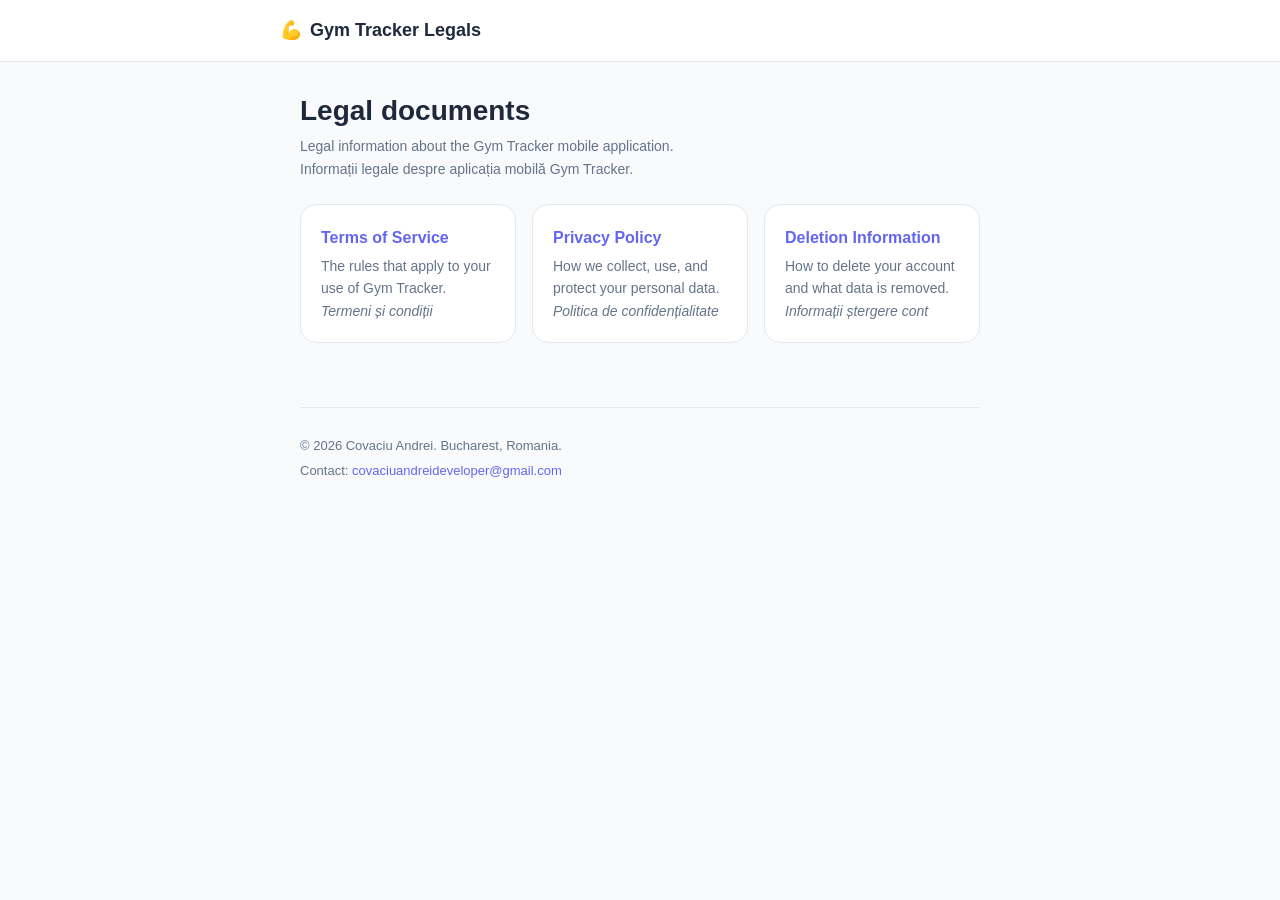
<file: legal/index.html>
<!doctype html>
<html lang="en">
  <head>
    <meta charset="UTF-8" />
    <meta name="viewport" content="width=device-width, initial-scale=1.0" />
    <meta name="color-scheme" content="light dark" />
    <meta name="robots" content="index, follow" />
    <meta
      name="description"
      content="Legal documents for the Gym Tracker mobile application: Terms of Service, Privacy Policy, and Deletion Information. Available in English and Romanian."
    />
    <title>Gym Tracker — Legal</title>
    <link rel="stylesheet" href="style.css" />
  </head>
  <body>
    <header class="site-header">
      <a href="index.html" class="brand">
        <span class="brand-accent">💪</span>
        <span>Gym Tracker Legals</span>
      </a>
    </header>

    <main>
      <h1>Legal documents</h1>
      <p class="meta">
        Legal information about the Gym Tracker mobile application.<br />
        Informații legale despre aplicația mobilă Gym Tracker.
      </p>

      <div class="card-grid card-grid--three">
        <a class="card" id="card-terms" href="terms?lang=en">
          <h3>Terms of Service</h3>
          <p>
            The rules that apply to your use of Gym Tracker.<br />
            <em>Termeni și condiții</em>
          </p>
        </a>
        <a class="card" id="card-privacy" href="privacy?lang=en">
          <h3>Privacy Policy</h3>
          <p>
            How we collect, use, and protect your personal data.<br />
            <em>Politica de confidențialitate</em>
          </p>
        </a>
        <a class="card" id="card-deletion" href="deletion?lang=en">
          <h3>Deletion Information</h3>
          <p>
            How to delete your account and what data is removed.<br />
            <em>Informații ștergere cont</em>
          </p>
        </a>
      </div>

      <footer>
        <p>© 2026 Covaciu Andrei. Bucharest, Romania.</p>
        <p>
          Contact:
          <a href="mailto:covaciuandreideveloper@gmail.com"
            >covaciuandreideveloper@gmail.com</a
          >
        </p>
      </footer>
    </main>
  </body>
</html>
</file>
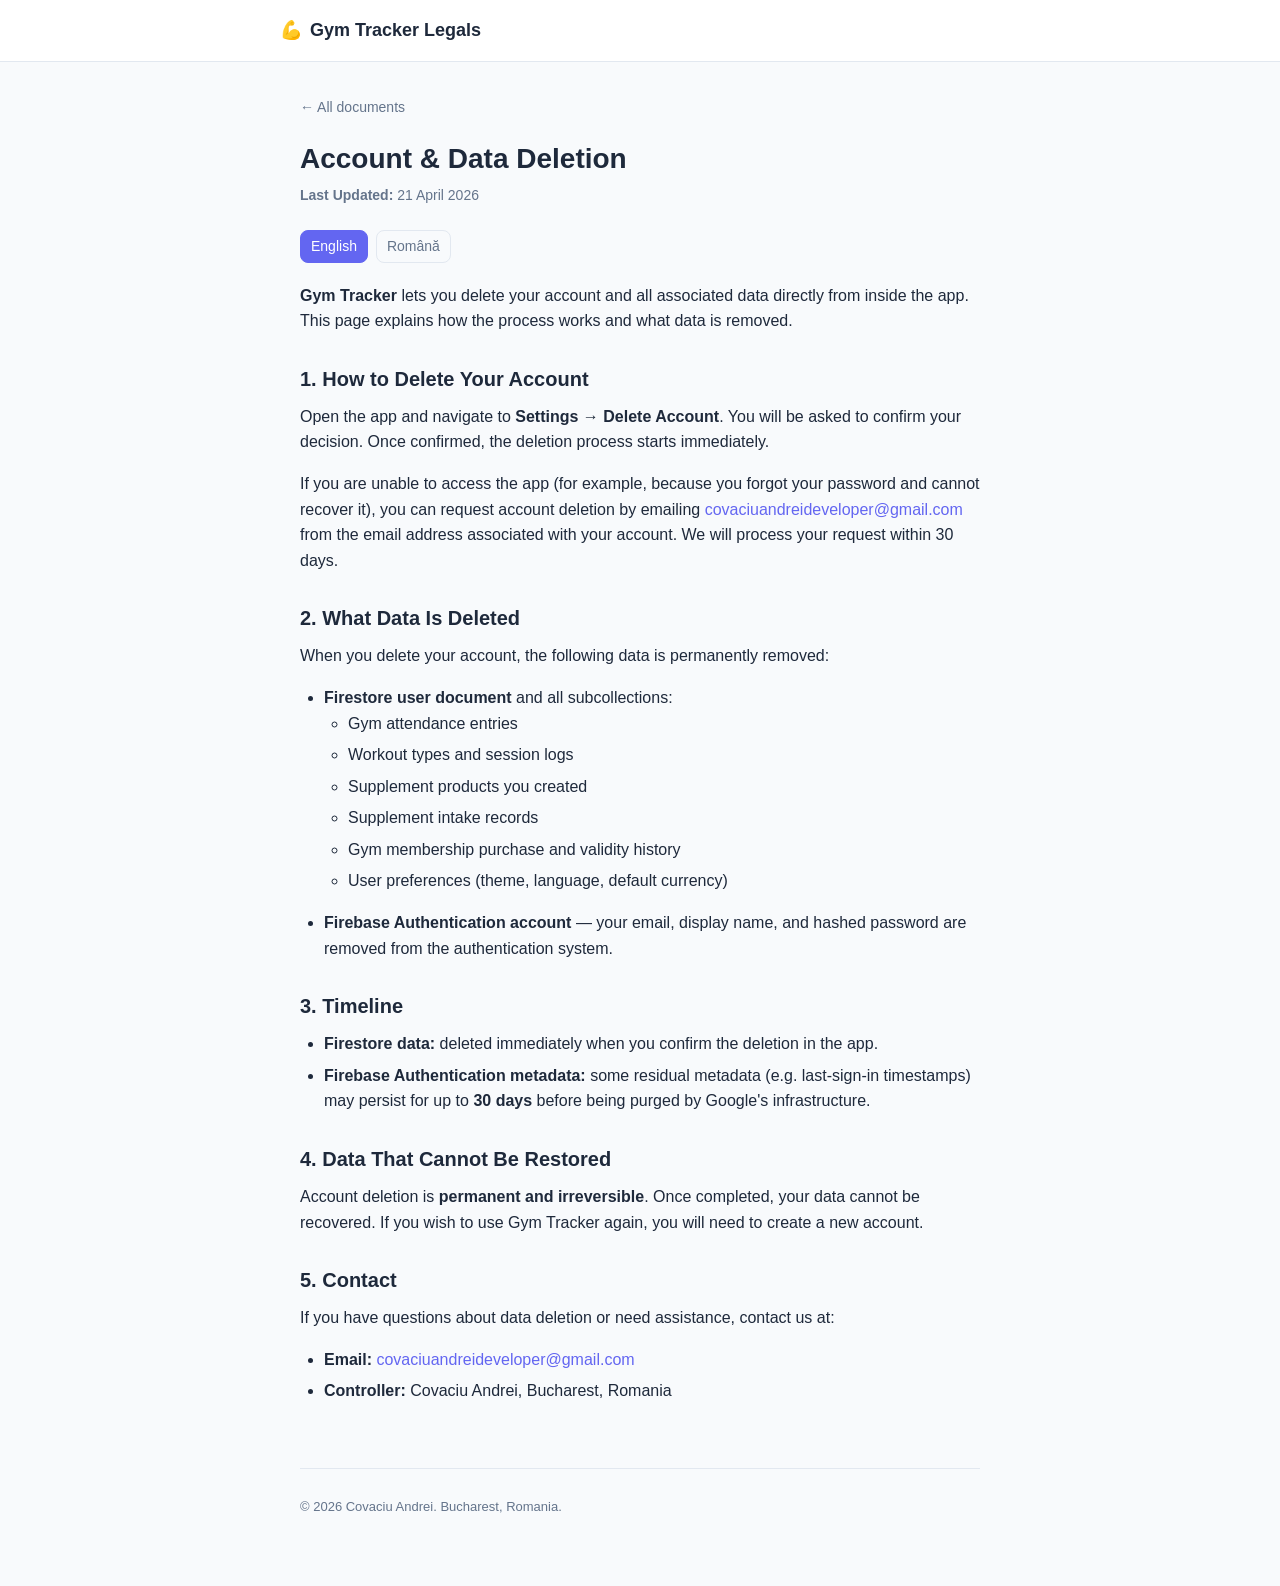
<file: legal/deletion.html>
<!doctype html>
<html lang="en">
  <head>
    <meta charset="UTF-8" />
    <meta name="viewport" content="width=device-width, initial-scale=1.0" />
    <meta name="color-scheme" content="light dark" />
    <meta name="robots" content="index, follow" />
    <meta
      name="description"
      content="Account and data deletion information for the Gym Tracker mobile application. Available in English and Romanian."
    />
    <title>Deletion Information — Gym Tracker</title>
    <link rel="stylesheet" href="style.css" />
  </head>
  <body>
    <header class="site-header">
      <a href="index.html" class="brand">
        <span class="brand-accent">💪</span>
        <span>Gym Tracker Legals</span>
      </a>
    </header>

    <main>
      <a class="back-link" href="index.html" data-lang="en">← All documents</a>
      <a class="back-link" href="index.html" data-lang="ro"
        >← Toate documentele</a
      >

      <!-- ═══════════════════════════════════════════════ ENGLISH ═══ -->
      <div data-lang="en">
        <h1>Account &amp; Data Deletion</h1>

        <div class="meta">
          <p><strong>Last Updated:</strong> 21 April 2026</p>
        </div>

        <div class="language-switch">
          <a class="active" href="deletion?lang=en">English</a>
          <a href="deletion?lang=ro">Română</a>
        </div>

        <p>
          <strong>Gym Tracker</strong> lets you delete your account and all
          associated data directly from inside the app. This page explains how
          the process works and what data is removed.
        </p>

        <h2>1. How to Delete Your Account</h2>
        <p>
          Open the app and navigate to
          <strong>Settings → Delete Account</strong>. You will be asked to
          confirm your decision. Once confirmed, the deletion process starts
          immediately.
        </p>
        <p>
          If you are unable to access the app (for example, because you forgot
          your password and cannot recover it), you can request account deletion
          by emailing
          <a href="mailto:covaciuandreideveloper@gmail.com"
            >covaciuandreideveloper@gmail.com</a
          >
          from the email address associated with your account. We will process
          your request within 30 days.
        </p>

        <h2>2. What Data Is Deleted</h2>
        <p>
          When you delete your account, the following data is permanently
          removed:
        </p>
        <ul>
          <li>
            <strong>Firestore user document</strong> and all subcollections:
            <ul>
              <li>Gym attendance entries</li>
              <li>Workout types and session logs</li>
              <li>Supplement products you created</li>
              <li>Supplement intake records</li>
              <li>Gym membership purchase and validity history</li>
              <li>User preferences (theme, language, default currency)</li>
            </ul>
          </li>
          <li>
            <strong>Firebase Authentication account</strong> — your email,
            display name, and hashed password are removed from the
            authentication system.
          </li>
        </ul>

        <h2>3. Timeline</h2>
        <ul>
          <li>
            <strong>Firestore data:</strong> deleted immediately when you
            confirm the deletion in the app.
          </li>
          <li>
            <strong>Firebase Authentication metadata:</strong> some residual
            metadata (e.g. last-sign-in timestamps) may persist for up to
            <strong>30 days</strong> before being purged by Google's
            infrastructure.
          </li>
        </ul>

        <h2>4. Data That Cannot Be Restored</h2>
        <p>
          Account deletion is <strong>permanent and irreversible</strong>. Once
          completed, your data cannot be recovered. If you wish to use Gym
          Tracker again, you will need to create a new account.
        </p>

        <h2>5. Contact</h2>
        <p>
          If you have questions about data deletion or need assistance, contact
          us at:
        </p>
        <ul>
          <li>
            <strong>Email:</strong>
            <a href="mailto:covaciuandreideveloper@gmail.com"
              >covaciuandreideveloper@gmail.com</a
            >
          </li>
          <li>
            <strong>Controller:</strong> Covaciu Andrei, Bucharest, Romania
          </li>
        </ul>
      </div>

      <!-- ═══════════════════════════════════════════════ ROMÂNĂ ═══ -->
      <div data-lang="ro">
        <h1>Ștergerea contului și a datelor</h1>

        <div class="meta">
          <p><strong>Ultima actualizare:</strong> 21 aprilie 2026</p>
        </div>

        <div class="language-switch">
          <a href="deletion?lang=en">English</a>
          <a class="active" href="deletion?lang=ro">Română</a>
        </div>

        <p>
          <strong>Gym Tracker</strong> îți permite să îți ștergi contul și toate
          datele asociate direct din aplicație. Această pagină explică modul în
          care funcționează procesul și ce date sunt eliminate.
        </p>

        <h2>1. Cum îți ștergi contul</h2>
        <p>
          Deschide aplicația și navighează la
          <strong>Setări → Ștergere cont</strong>. Vei fi rugat să confirmi
          decizia. Odată confirmat, procesul de ștergere începe imediat.
        </p>
        <p>
          Dacă nu poți accesa aplicația (de exemplu, pentru că ți-ai uitat
          parola și nu o poți recupera), poți solicita ștergerea contului
          trimițând un email la
          <a href="mailto:covaciuandreideveloper@gmail.com"
            >covaciuandreideveloper@gmail.com</a
          >
          de pe adresa de email asociată contului tău. Vom procesa cererea ta în
          termen de 30 de zile.
        </p>

        <h2>2. Ce date sunt șterse</h2>
        <p>La ștergerea contului, următoarele date sunt eliminate permanent:</p>
        <ul>
          <li>
            <strong>Documentul utilizatorului din Firestore</strong> și toate
            subcolecțiile:
            <ul>
              <li>Înregistrările de prezență la sală</li>
              <li>Tipurile de antrenament și sesiunile înregistrate</li>
              <li>Produsele de suplimente create de tine</li>
              <li>Înregistrările de aport de suplimente</li>
              <li>Istoricul plăților și valabilității abonamentelor la sală</li>
              <li>
                Preferințele utilizatorului (temă, limbă, monedă implicită)
              </li>
            </ul>
          </li>
          <li>
            <strong>Contul Firebase Authentication</strong> — adresa de email,
            numele afișat și parola (hash) sunt eliminate din sistemul de
            autentificare.
          </li>
        </ul>

        <h2>3. Interval de timp</h2>
        <ul>
          <li>
            <strong>Datele din Firestore:</strong> sunt șterse imediat când
            confirmi ștergerea în aplicație.
          </li>
          <li>
            <strong>Metadatele Firebase Authentication:</strong> unele metadate
            reziduale (de ex. timestamp-ul ultimei autentificări) pot persista
            până la <strong>30 de zile</strong> înainte de a fi șterse de
            infrastructura Google.
          </li>
        </ul>

        <h2>4. Datele nu pot fi restaurate</h2>
        <p>
          Ștergerea contului este <strong>permanentă și ireversibilă</strong>.
          Odată finalizată, datele nu mai pot fi recuperate. Dacă dorești să
          folosești din nou Gym Tracker, va trebui să creezi un cont nou.
        </p>

        <h2>5. Contact</h2>
        <p>
          Dacă ai întrebări despre ștergerea datelor sau ai nevoie de asistență,
          contactează-ne la:
        </p>
        <ul>
          <li>
            <strong>Email:</strong>
            <a href="mailto:covaciuandreideveloper@gmail.com"
              >covaciuandreideveloper@gmail.com</a
            >
          </li>
          <li><strong>Operator:</strong> Covaciu Andrei, București, România</li>
        </ul>
      </div>

      <footer>
        <p data-lang="en">© 2026 Covaciu Andrei. Bucharest, Romania.</p>
        <p data-lang="ro">© 2026 Covaciu Andrei. București, România.</p>
      </footer>
    </main>

    <script>
      (function () {
        var lang =
          new URLSearchParams(window.location.search).get("lang") || "en";
        if (lang !== "en" && lang !== "ro") lang = "en";
        document.documentElement.lang = lang;
        var blocks = document.querySelectorAll("[data-lang]");
        for (var i = 0; i < blocks.length; i++) {
          blocks[i].classList.toggle(
            "lang-hidden",
            blocks[i].getAttribute("data-lang") !== lang,
          );
        }
      })();
    </script>
  </body>
</html>
</file>
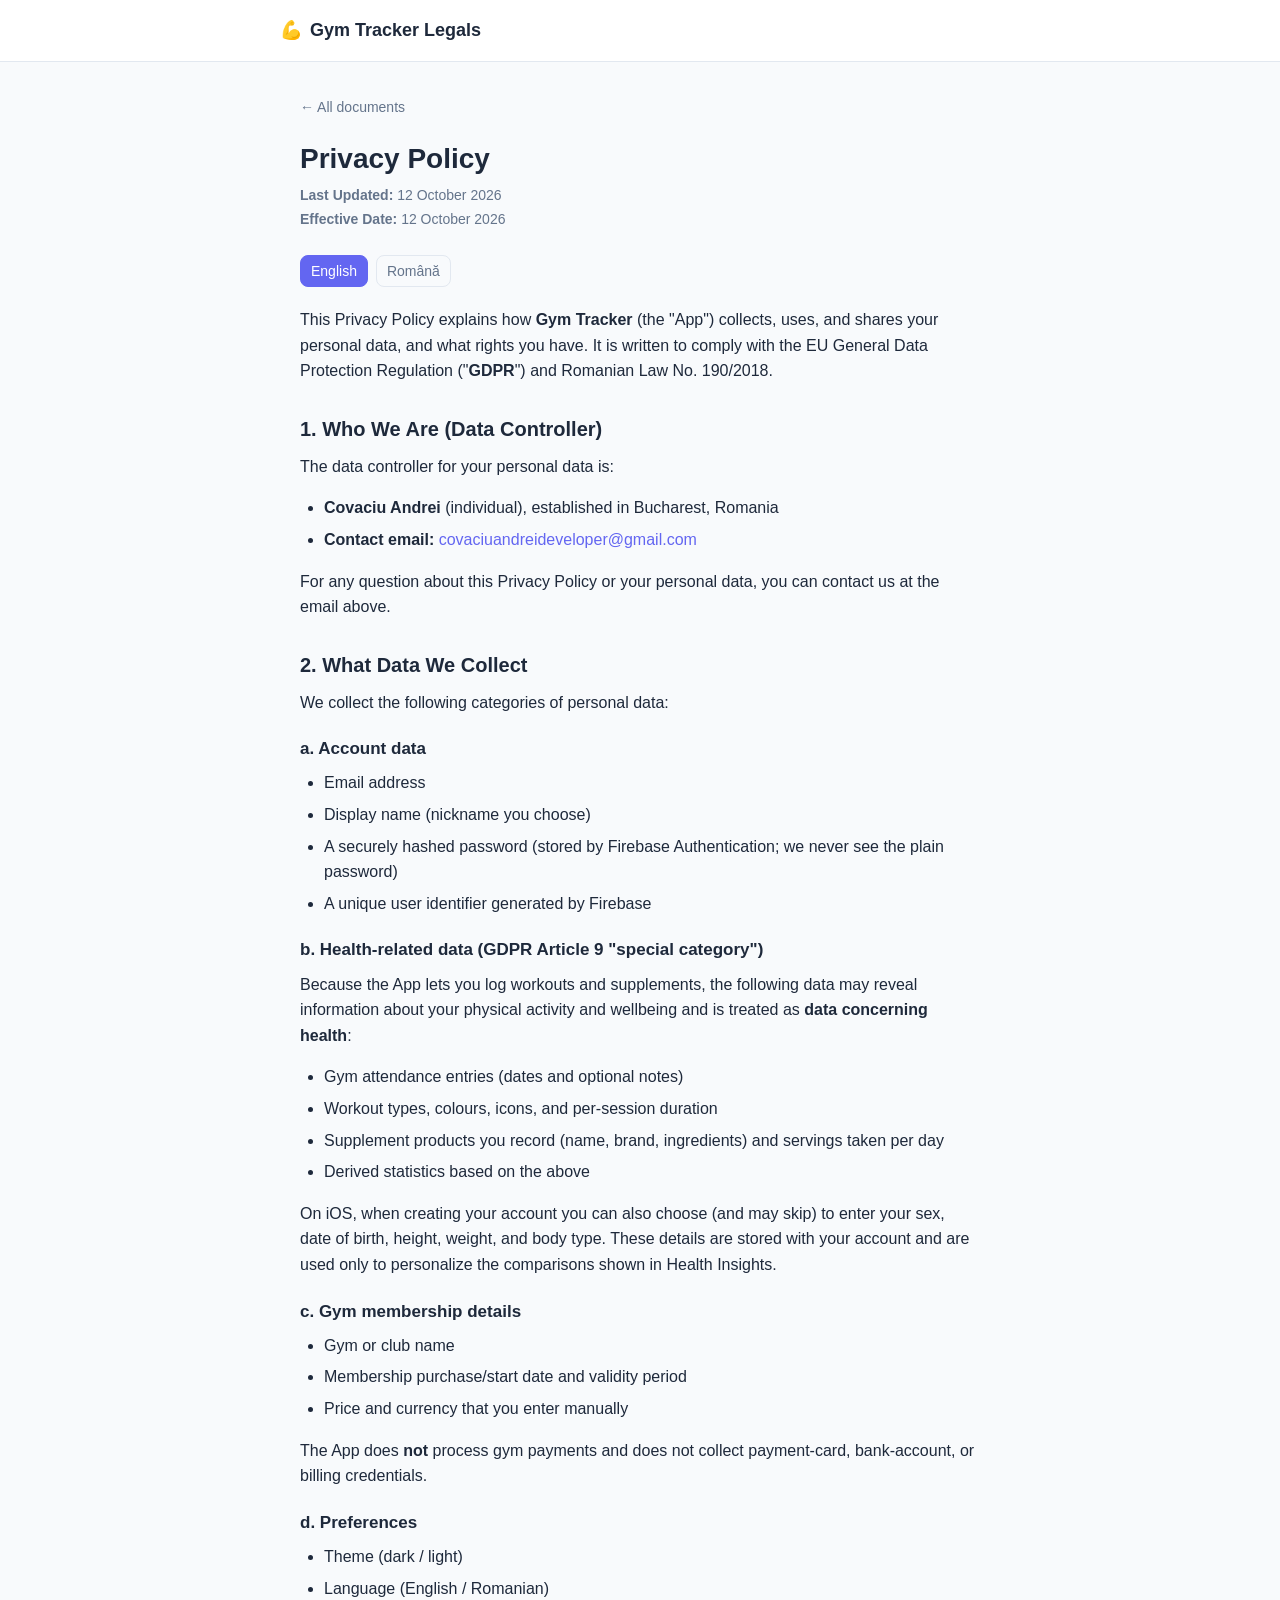
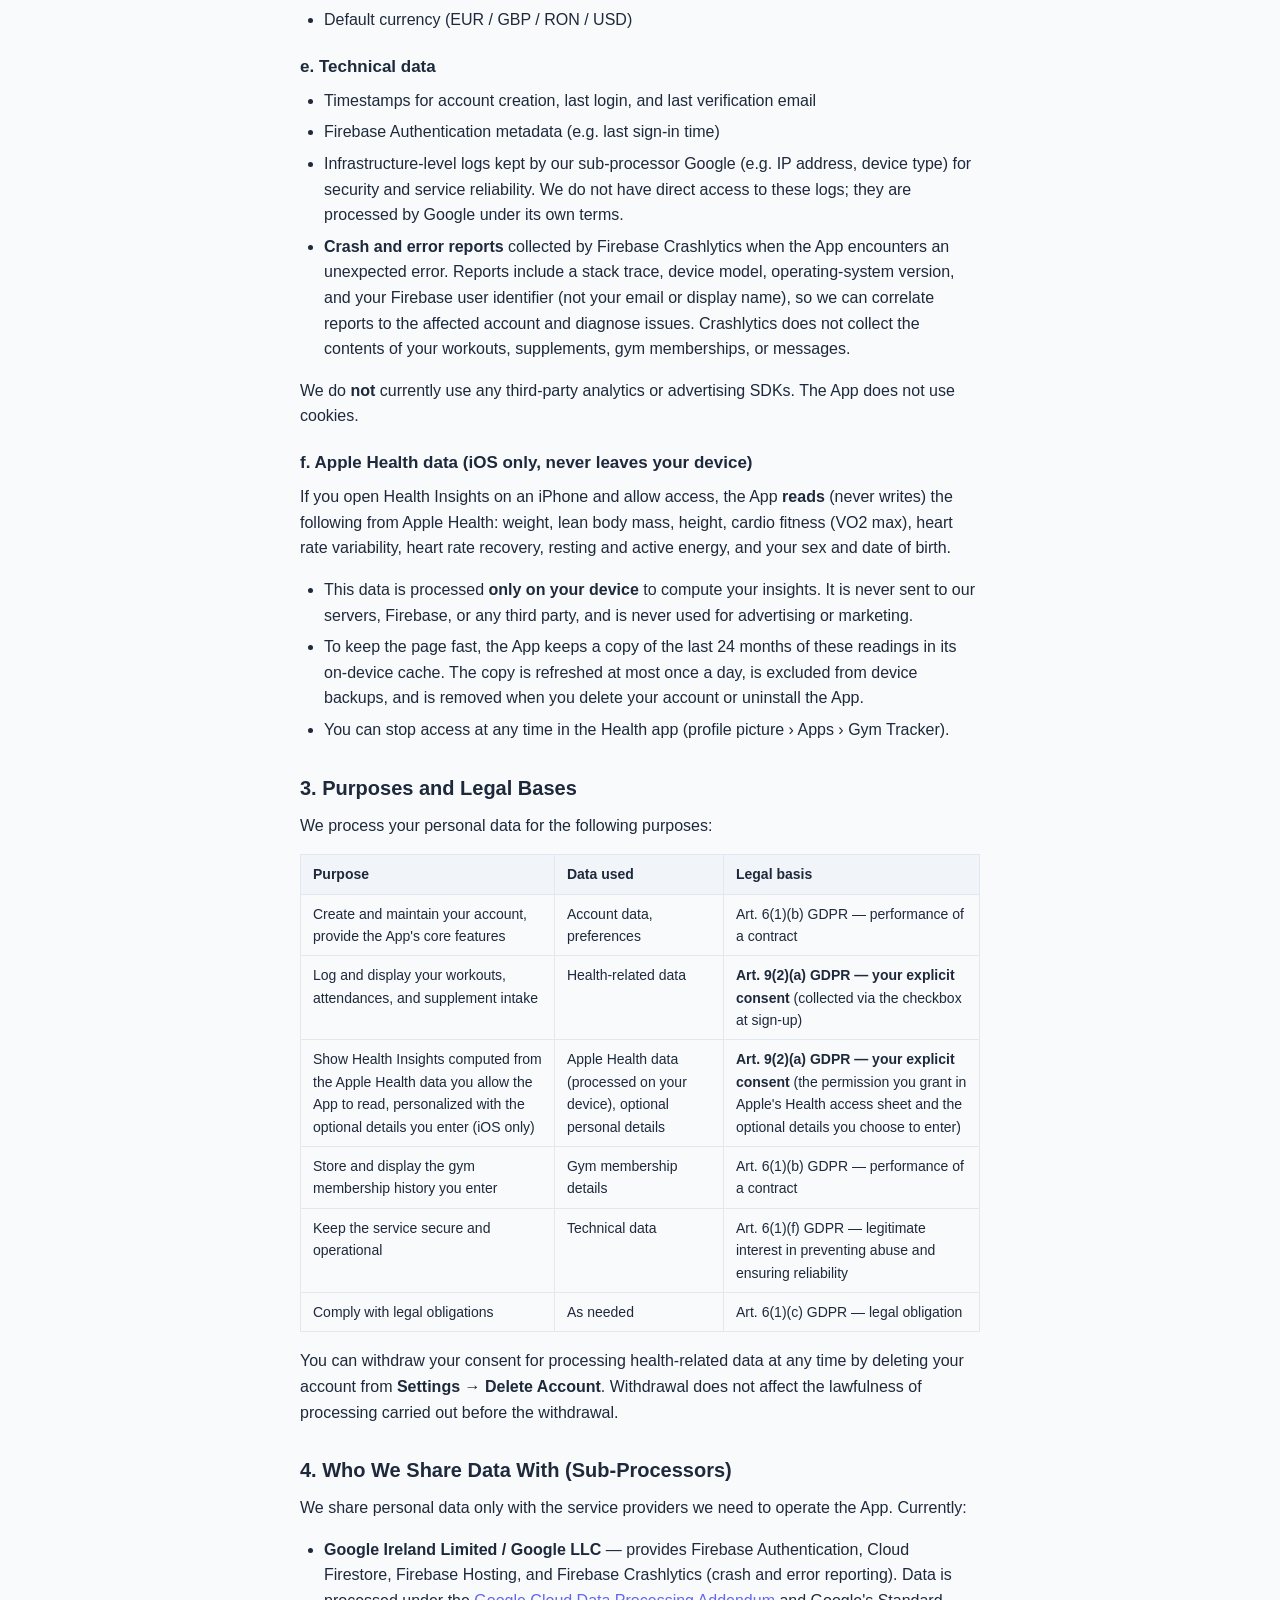
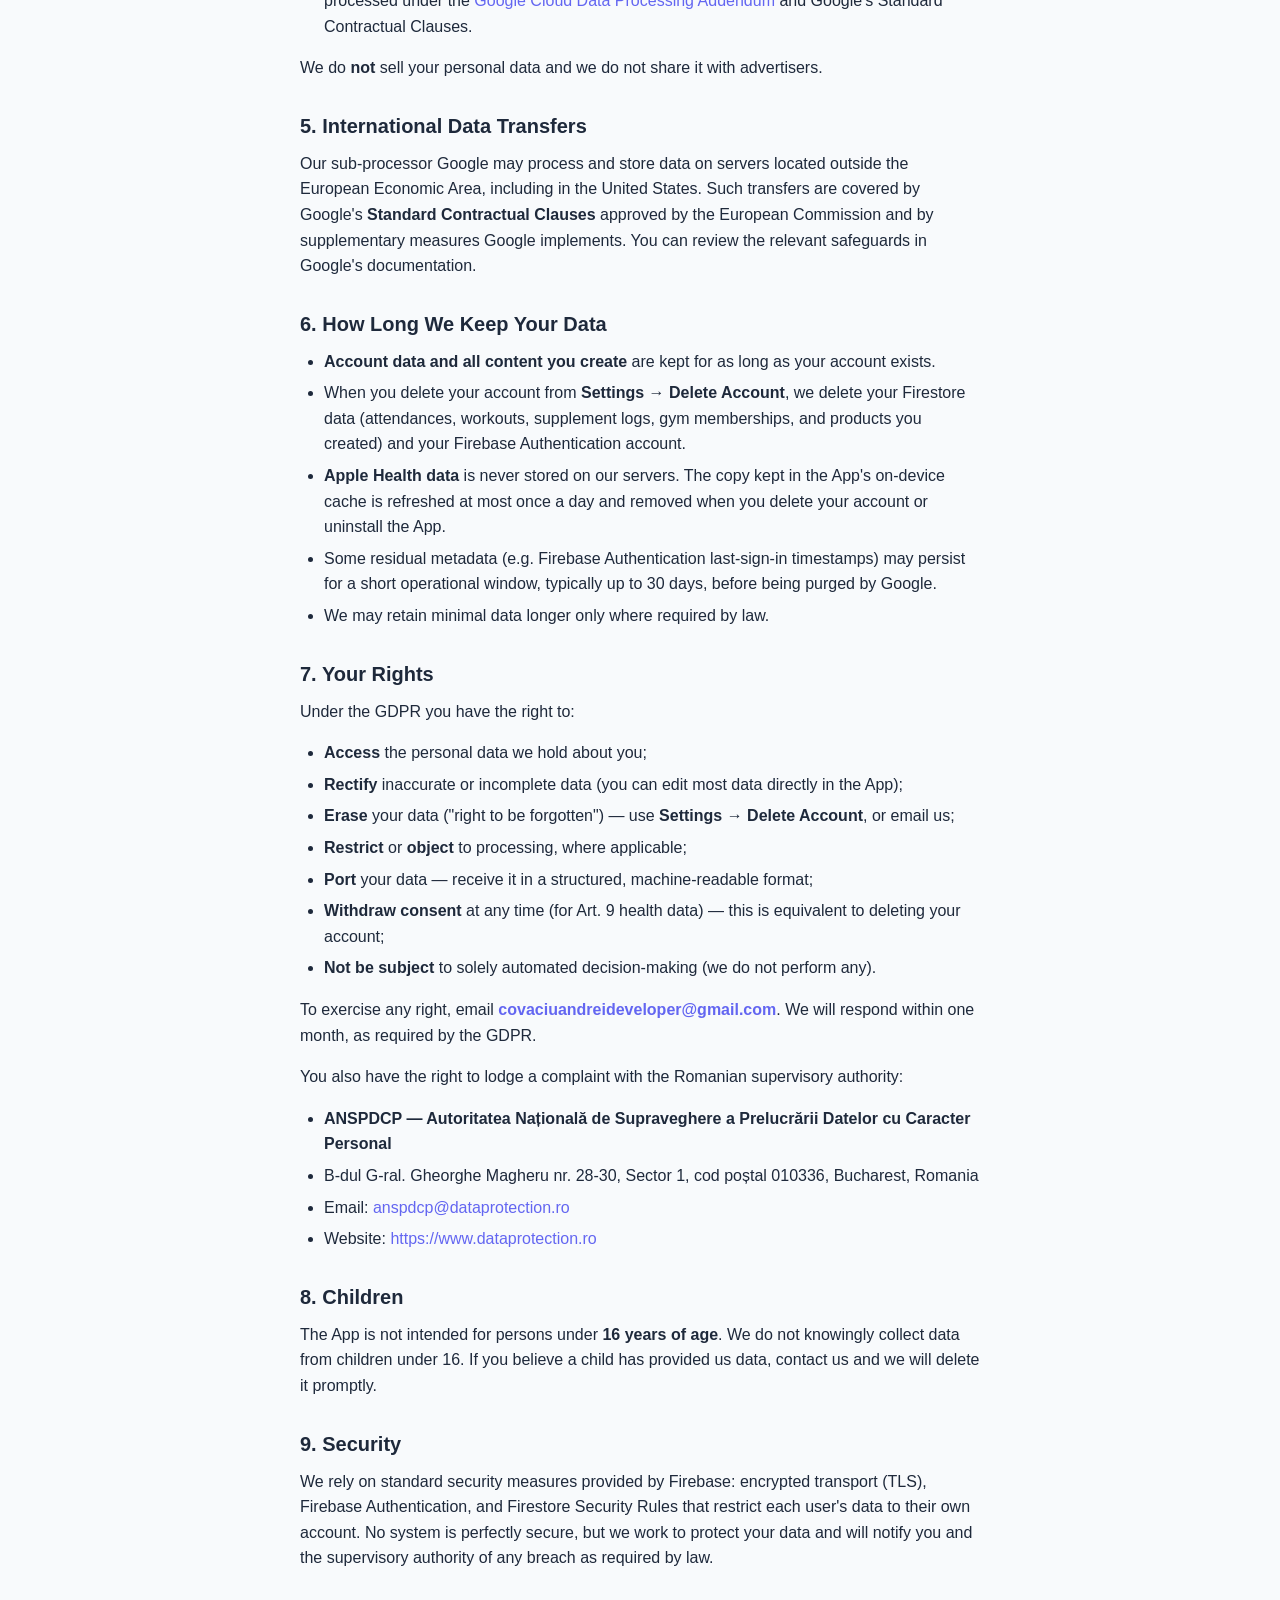
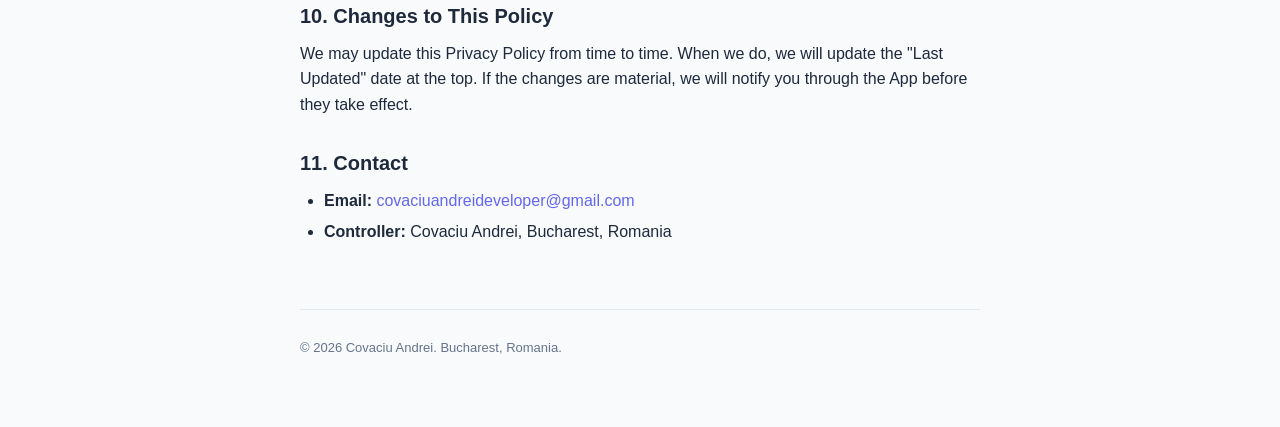
<file: legal/privacy.html>
<!doctype html>
<html lang="en">
  <head>
    <meta charset="UTF-8" />
    <meta name="viewport" content="width=device-width, initial-scale=1.0" />
    <meta name="color-scheme" content="light dark" />
    <meta name="robots" content="index, follow" />
    <meta
      name="description"
      content="Privacy Policy for the Gym Tracker mobile application. Available in English and Romanian."
    />
    <title>Privacy Policy — Gym Tracker</title>
    <link rel="stylesheet" href="style.css" />
  </head>
  <body>
    <header class="site-header">
      <a href="index.html" class="brand">
        <span class="brand-accent">💪</span>
        <span>Gym Tracker Legals</span>
      </a>
    </header>

    <main>
      <a class="back-link" href="index.html" data-lang="en">← All documents</a>
      <a class="back-link" href="index.html" data-lang="ro"
        >← Toate documentele</a
      >

      <!-- ═══════════════════════════════════════════════ ENGLISH ═══ -->
      <div data-lang="en">
        <h1>Privacy Policy</h1>

        <div class="meta">
          <p><strong>Last Updated:</strong> 12 October 2026</p>
          <p><strong>Effective Date:</strong> 12 October 2026</p>
        </div>

        <div class="language-switch">
          <a class="active" href="privacy?lang=en">English</a>
          <a href="privacy?lang=ro">Română</a>
        </div>

        <p>
          This Privacy Policy explains how <strong>Gym Tracker</strong> (the
          "App") collects, uses, and shares your personal data, and what rights
          you have. It is written to comply with the EU General Data Protection
          Regulation ("<strong>GDPR</strong>") and Romanian Law No. 190/2018.
        </p>

        <h2>1. Who We Are (Data Controller)</h2>
        <p>The data controller for your personal data is:</p>
        <ul>
          <li>
            <strong>Covaciu Andrei</strong> (individual), established in
            Bucharest, Romania
          </li>
          <li>
            <strong>Contact email:</strong>
            <a href="mailto:covaciuandreideveloper@gmail.com"
              >covaciuandreideveloper@gmail.com</a
            >
          </li>
        </ul>
        <p>
          For any question about this Privacy Policy or your personal data, you
          can contact us at the email above.
        </p>

        <h2>2. What Data We Collect</h2>
        <p>We collect the following categories of personal data:</p>

        <h3>a. Account data</h3>
        <ul>
          <li>Email address</li>
          <li>Display name (nickname you choose)</li>
          <li>
            A securely hashed password (stored by Firebase Authentication; we
            never see the plain password)
          </li>
          <li>A unique user identifier generated by Firebase</li>
        </ul>

        <h3>b. Health-related data (GDPR Article 9 "special category")</h3>
        <p>
          Because the App lets you log workouts and supplements, the following
          data may reveal information about your physical activity and wellbeing
          and is treated as <strong>data concerning health</strong>:
        </p>
        <ul>
          <li>Gym attendance entries (dates and optional notes)</li>
          <li>Workout types, colours, icons, and per-session duration</li>
          <li>
            Supplement products you record (name, brand, ingredients) and
            servings taken per day
          </li>
          <li>Derived statistics based on the above</li>
        </ul>
        <p>
          On iOS, when creating your account you can also choose (and may skip)
          to enter your sex, date of birth, height, weight, and body type. These
          details are stored with your account and are used only to personalize
          the comparisons shown in Health Insights.
        </p>

        <h3>c. Gym membership details</h3>
        <ul>
          <li>Gym or club name</li>
          <li>Membership purchase/start date and validity period</li>
          <li>Price and currency that you enter manually</li>
        </ul>
        <p>
          The App does <strong>not</strong> process gym payments and does not
          collect payment-card, bank-account, or billing credentials.
        </p>

        <h3>d. Preferences</h3>
        <ul>
          <li>Theme (dark / light)</li>
          <li>Language (English / Romanian)</li>
          <li>Default currency (EUR / GBP / RON / USD)</li>
        </ul>

        <h3>e. Technical data</h3>
        <ul>
          <li>
            Timestamps for account creation, last login, and last verification
            email
          </li>
          <li>Firebase Authentication metadata (e.g. last sign-in time)</li>
          <li>
            Infrastructure-level logs kept by our sub-processor Google (e.g. IP
            address, device type) for security and service reliability. We do
            not have direct access to these logs; they are processed by Google
            under its own terms.
          </li>
          <li>
            <strong>Crash and error reports</strong> collected by Firebase
            Crashlytics when the App encounters an unexpected error. Reports
            include a stack trace, device model, operating-system version, and
            your Firebase user identifier (not your email or display name), so
            we can correlate reports to the affected account and diagnose
            issues. Crashlytics does not collect the contents of your workouts,
            supplements, gym memberships, or messages.
          </li>
        </ul>
        <p>
          We do <strong>not</strong> currently use any third-party analytics or
          advertising SDKs. The App does not use cookies.
        </p>

        <h3>f. Apple Health data (iOS only, never leaves your device)</h3>
        <p>
          If you open Health Insights on an iPhone and allow access, the App
          <strong>reads</strong> (never writes) the following from Apple Health:
          weight, lean body mass, height, cardio fitness (VO2 max), heart rate
          variability, heart rate recovery, resting and active energy, and your
          sex and date of birth.
        </p>
        <ul>
          <li>
            This data is processed <strong>only on your device</strong> to
            compute your insights. It is never sent to our servers, Firebase, or
            any third party, and is never used for advertising or marketing.
          </li>
          <li>
            To keep the page fast, the App keeps a copy of the last 24 months of
            these readings in its on-device cache. The copy is refreshed at most
            once a day, is excluded from device backups, and is removed when you
            delete your account or uninstall the App.
          </li>
          <li>
            You can stop access at any time in the Health app (profile picture
            › Apps › Gym Tracker).
          </li>
        </ul>

        <h2>3. Purposes and Legal Bases</h2>
        <p>We process your personal data for the following purposes:</p>
        <table>
          <thead>
            <tr>
              <th>Purpose</th>
              <th>Data used</th>
              <th>Legal basis</th>
            </tr>
          </thead>
          <tbody>
            <tr>
              <td>
                Create and maintain your account, provide the App's core
                features
              </td>
              <td>Account data, preferences</td>
              <td>Art. 6(1)(b) GDPR — performance of a contract</td>
            </tr>
            <tr>
              <td>
                Log and display your workouts, attendances, and supplement
                intake
              </td>
              <td>Health-related data</td>
              <td>
                <strong>Art. 9(2)(a) GDPR — your explicit consent</strong>
                (collected via the checkbox at sign-up)
              </td>
            </tr>
            <tr>
              <td>
                Show Health Insights computed from the Apple Health data you
                allow the App to read, personalized with the optional details you
                enter (iOS only)
              </td>
              <td>
                Apple Health data (processed on your device), optional personal
                details
              </td>
              <td>
                <strong>Art. 9(2)(a) GDPR — your explicit consent</strong>
                (the permission you grant in Apple's Health access sheet and the
                optional details you choose to enter)
              </td>
            </tr>
            <tr>
              <td>Store and display the gym membership history you enter</td>
              <td>Gym membership details</td>
              <td>Art. 6(1)(b) GDPR — performance of a contract</td>
            </tr>
            <tr>
              <td>Keep the service secure and operational</td>
              <td>Technical data</td>
              <td>
                Art. 6(1)(f) GDPR — legitimate interest in preventing abuse and
                ensuring reliability
              </td>
            </tr>
            <tr>
              <td>Comply with legal obligations</td>
              <td>As needed</td>
              <td>Art. 6(1)(c) GDPR — legal obligation</td>
            </tr>
          </tbody>
        </table>
        <p>
          You can withdraw your consent for processing health-related data at
          any time by deleting your account from
          <strong>Settings → Delete Account</strong>. Withdrawal does not affect
          the lawfulness of processing carried out before the withdrawal.
        </p>

        <h2>4. Who We Share Data With (Sub-Processors)</h2>
        <p>
          We share personal data only with the service providers we need to
          operate the App. Currently:
        </p>
        <ul>
          <li>
            <strong>Google Ireland Limited / Google LLC</strong> — provides
            Firebase Authentication, Cloud Firestore, Firebase Hosting, and
            Firebase Crashlytics (crash and error reporting). Data is processed
            under the
            <a
              href="https://cloud.google.com/terms/data-processing-addendum"
              target="_blank"
              rel="noopener"
              >Google Cloud Data Processing Addendum</a
            >
            and Google's Standard Contractual Clauses.
          </li>
        </ul>
        <p>
          We do <strong>not</strong> sell your personal data and we do not share
          it with advertisers.
        </p>

        <h2>5. International Data Transfers</h2>
        <p>
          Our sub-processor Google may process and store data on servers located
          outside the European Economic Area, including in the United States.
          Such transfers are covered by Google's
          <strong>Standard Contractual Clauses</strong> approved by the European
          Commission and by supplementary measures Google implements. You can
          review the relevant safeguards in Google's documentation.
        </p>

        <h2>6. How Long We Keep Your Data</h2>
        <ul>
          <li>
            <strong>Account data and all content you create</strong> are kept
            for as long as your account exists.
          </li>
          <li>
            When you delete your account from
            <strong>Settings → Delete Account</strong>, we delete your Firestore
            data (attendances, workouts, supplement logs, gym memberships, and
            products you created) and your Firebase Authentication account.
          </li>
          <li>
            <strong>Apple Health data</strong> is never stored on our servers.
            The copy kept in the App's on-device cache is refreshed at most once
            a day and removed when you delete your account or uninstall the App.
          </li>
          <li>
            Some residual metadata (e.g. Firebase Authentication last-sign-in
            timestamps) may persist for a short operational window, typically up
            to 30 days, before being purged by Google.
          </li>
          <li>We may retain minimal data longer only where required by law.</li>
        </ul>

        <h2>7. Your Rights</h2>
        <p>Under the GDPR you have the right to:</p>
        <ul>
          <li><strong>Access</strong> the personal data we hold about you;</li>
          <li>
            <strong>Rectify</strong> inaccurate or incomplete data (you can edit
            most data directly in the App);
          </li>
          <li>
            <strong>Erase</strong> your data ("right to be forgotten") — use
            <strong>Settings → Delete Account</strong>, or email us;
          </li>
          <li>
            <strong>Restrict</strong> or <strong>object</strong> to processing,
            where applicable;
          </li>
          <li>
            <strong>Port</strong> your data — receive it in a structured,
            machine-readable format;
          </li>
          <li>
            <strong>Withdraw consent</strong> at any time (for Art. 9 health
            data) — this is equivalent to deleting your account;
          </li>
          <li>
            <strong>Not be subject</strong> to solely automated decision-making
            (we do not perform any).
          </li>
        </ul>
        <p>
          To exercise any right, email
          <strong
            ><a href="mailto:covaciuandreideveloper@gmail.com"
              >covaciuandreideveloper@gmail.com</a
            ></strong
          >. We will respond within one month, as required by the GDPR.
        </p>
        <p>
          You also have the right to lodge a complaint with the Romanian
          supervisory authority:
        </p>
        <ul>
          <li>
            <strong
              >ANSPDCP — Autoritatea Națională de Supraveghere a Prelucrării
              Datelor cu Caracter Personal</strong
            >
          </li>
          <li>
            B-dul G-ral. Gheorghe Magheru nr. 28-30, Sector 1, cod poștal
            010336, Bucharest, Romania
          </li>
          <li>
            Email:
            <a href="mailto:anspdcp@dataprotection.ro"
              >anspdcp@dataprotection.ro</a
            >
          </li>
          <li>
            Website:
            <a
              href="https://www.dataprotection.ro"
              target="_blank"
              rel="noopener"
              >https://www.dataprotection.ro</a
            >
          </li>
        </ul>

        <h2>8. Children</h2>
        <p>
          The App is not intended for persons under
          <strong>16 years of age</strong>. We do not knowingly collect data
          from children under 16. If you believe a child has provided us data,
          contact us and we will delete it promptly.
        </p>

        <h2>9. Security</h2>
        <p>
          We rely on standard security measures provided by Firebase: encrypted
          transport (TLS), Firebase Authentication, and Firestore Security Rules
          that restrict each user's data to their own account. No system is
          perfectly secure, but we work to protect your data and will notify you
          and the supervisory authority of any breach as required by law.
        </p>

        <h2>10. Changes to This Policy</h2>
        <p>
          We may update this Privacy Policy from time to time. When we do, we
          will update the "Last Updated" date at the top. If the changes are
          material, we will notify you through the App before they take effect.
        </p>

        <h2>11. Contact</h2>
        <ul>
          <li>
            <strong>Email:</strong>
            <a href="mailto:covaciuandreideveloper@gmail.com"
              >covaciuandreideveloper@gmail.com</a
            >
          </li>
          <li>
            <strong>Controller:</strong> Covaciu Andrei, Bucharest, Romania
          </li>
        </ul>
      </div>

      <!-- ═══════════════════════════════════════════════ ROMÂNĂ ═══ -->
      <div data-lang="ro">
        <h1>Politica de confidențialitate</h1>

        <div class="meta">
          <p><strong>Ultima actualizare:</strong> 12 octombrie 2026</p>
          <p><strong>Data intrării în vigoare:</strong> 12 octombrie 2026</p>
        </div>

        <div class="language-switch">
          <a href="privacy?lang=en">English</a>
          <a class="active" href="privacy?lang=ro">Română</a>
        </div>

        <p>
          Această Politică de confidențialitate explică modul în care
          <strong>Gym Tracker</strong> (denumită în continuare „Aplicația")
          colectează, utilizează și partajează datele tale cu caracter personal,
          precum și drepturile pe care le ai. Este redactată pentru a respecta
          Regulamentul General privind Protecția Datelor al UE
          („<strong>GDPR</strong>") și Legea nr. 190/2018.
        </p>

        <h2>1. Cine suntem (operatorul de date)</h2>
        <p>Operatorul datelor tale cu caracter personal este:</p>
        <ul>
          <li>
            <strong>Covaciu Andrei</strong> (persoană fizică), stabilit în
            București, România
          </li>
          <li>
            <strong>Email de contact:</strong>
            <a href="mailto:covaciuandreideveloper@gmail.com"
              >covaciuandreideveloper@gmail.com</a
            >
          </li>
        </ul>
        <p>
          Pentru orice întrebare privind această Politică sau datele tale cu
          caracter personal, ne poți contacta la adresa de mai sus.
        </p>

        <h2>2. Ce date colectăm</h2>
        <p>Colectăm următoarele categorii de date cu caracter personal:</p>

        <h3>a. Date de cont</h3>
        <ul>
          <li>Adresa de email</li>
          <li>Numele afișat (poreclă pe care o alegi)</li>
          <li>
            O parolă stocată în mod securizat, sub formă de hash (prin Firebase
            Authentication; noi nu vedem niciodată parola în clar)
          </li>
          <li>Un identificator unic de utilizator generat de Firebase</li>
        </ul>

        <h3>b. Date privind sănătatea (categorie specială — art. 9 GDPR)</h3>
        <p>
          Pentru că Aplicația îți permite să înregistrezi antrenamente și
          suplimente, următoarele date pot dezvălui informații despre
          activitatea ta fizică și starea ta de bine și sunt tratate ca
          <strong>date privind sănătatea</strong>:
        </p>
        <ul>
          <li>
            Înregistrările de prezență la sală (date și, opțional, notițe)
          </li>
          <li>
            Tipurile de antrenament, culorile, pictogramele și durata pe sesiune
          </li>
          <li>
            Produsele de suplimente înregistrate (nume, marcă, ingrediente) și
            porțiile luate zilnic
          </li>
          <li>Statisticile derivate din cele de mai sus</li>
        </ul>
        <p>
          Pe iOS, la crearea contului poți alege (și poți sări peste) să
          introduci sexul, data nașterii, înălțimea, greutatea și tipul
          corporal. Aceste detalii sunt stocate împreună cu contul tău și sunt
          folosite exclusiv pentru a personaliza comparațiile din Health
          Insights.
        </p>

        <h3>c. Detalii despre abonamentul la sală</h3>
        <ul>
          <li>Numele sălii sau clubului</li>
          <li>Data plății/începerii și perioada de valabilitate</li>
          <li>Prețul și moneda pe care le introduci manual</li>
        </ul>
        <p>
          Aplicația <strong>nu</strong> procesează plăți către săli și nu
          colectează date de card, cont bancar sau alte credențiale de plată.
        </p>

        <h3>d. Preferințe</h3>
        <ul>
          <li>Temă (închisă / deschisă)</li>
          <li>Limbă (engleză / română)</li>
          <li>Monedă implicită (EUR / GBP / RON / USD)</li>
        </ul>

        <h3>e. Date tehnice</h3>
        <ul>
          <li>
            Timestamp-uri pentru creare cont, ultima autentificare și ultimul
            email de verificare trimis
          </li>
          <li>
            Metadate de la Firebase Authentication (de ex. ora ultimei
            autentificări)
          </li>
          <li>
            Jurnale la nivel de infrastructură păstrate de sub-împuternicitul
            nostru Google (de ex. adresă IP, tip de dispozitiv) pentru
            securitate și fiabilitate. Nu avem acces direct la aceste jurnale;
            acestea sunt procesate de Google pe baza propriilor condiții.
          </li>
          <li>
            <strong>Rapoarte de eroare și de blocare a aplicației</strong>
            colectate de Firebase Crashlytics atunci când Aplicația întâmpină o
            eroare neașteptată. Rapoartele includ stiva de apeluri, modelul
            dispozitivului, versiunea sistemului de operare și identificatorul
            tău Firebase (nu adresa ta de email sau numele afișat), pentru a
            putea corela raportul cu contul afectat și a diagnostica problema.
            Crashlytics nu colectează conținutul antrenamentelor, suplimentelor,
            abonamentelor la sală sau mesajelor tale.
          </li>
        </ul>
        <p>
          În prezent <strong>nu</strong> folosim SDK-uri terțe de analiză sau
          publicitate. Aplicația nu folosește cookie-uri.
        </p>

        <h3>f. Date Apple Health (doar iOS, nu părăsesc dispozitivul)</h3>
        <p>
          Dacă deschizi Health Insights pe un iPhone și permiți accesul,
          Aplicația <strong>citește</strong> (nu scrie niciodată) următoarele
          date din Apple Health: greutatea, masa corporală slabă, înălțimea,
          fitnessul cardio (VO2 max), variabilitatea ritmului cardiac,
          recuperarea ritmului cardiac, energia de repaus și cea activă, precum
          și sexul și data nașterii.
        </p>
        <ul>
          <li>
            Aceste date sunt procesate <strong>doar pe dispozitivul tău</strong>
            pentru a-ți calcula analizele. Nu sunt trimise niciodată către
            serverele noastre, Firebase sau terți și nu sunt folosite pentru
            publicitate sau marketing.
          </li>
          <li>
            Pentru ca pagina să se încarce rapid, Aplicația păstrează în
            cache-ul de pe dispozitiv o copie a ultimelor 24 de luni din aceste
            date. Copia este reîmprospătată cel mult o dată pe zi, este exclusă
            din copiile de siguranță ale dispozitivului și este ștearsă când
            îți ștergi contul sau dezinstalezi Aplicația.
          </li>
          <li>
            Poți opri accesul oricând din aplicația Sănătate (poza de profil
            › Aplicații › Gym Tracker).
          </li>
        </ul>

        <h2>3. Scopuri și temeiuri juridice</h2>
        <p>Prelucrăm datele tale pentru următoarele scopuri:</p>
        <table>
          <thead>
            <tr>
              <th>Scop</th>
              <th>Date utilizate</th>
              <th>Temei juridic</th>
            </tr>
          </thead>
          <tbody>
            <tr>
              <td>
                Crearea și menținerea contului, furnizarea funcționalităților
                esențiale
              </td>
              <td>Date de cont, preferințe</td>
              <td>Art. 6 alin. (1) lit. b) GDPR — executarea unui contract</td>
            </tr>
            <tr>
              <td>
                Înregistrarea și afișarea antrenamentelor, prezențelor și a
                aportului de suplimente
              </td>
              <td>Date privind sănătatea</td>
              <td>
                <strong
                  >Art. 9 alin. (2) lit. a) GDPR — consimțământul tău
                  explicit</strong
                >
                (colectat prin bifa de la înregistrare)
              </td>
            </tr>
            <tr>
              <td>
                Afișarea Health Insights calculate din datele Apple Health la
                care permiți accesul Aplicației, personalizate cu detaliile
                opționale introduse (doar iOS)
              </td>
              <td>
                Date Apple Health (prelucrate pe dispozitivul tău), detalii
                personale opționale
              </td>
              <td>
                <strong
                  >Art. 9 alin. (2) lit. a) GDPR — consimțământul tău
                  explicit</strong
                >
                (permisiunea acordată în fereastra Apple de acces la Sănătate și
                detaliile opționale pe care alegi să le introduci)
              </td>
            </tr>
            <tr>
              <td>
                Stocarea și afișarea istoricului abonamentelor la sală introdus
                de tine
              </td>
              <td>Detalii despre abonamentul la sală</td>
              <td>Art. 6 alin. (1) lit. b) GDPR — executarea unui contract</td>
            </tr>
            <tr>
              <td>Menținerea securității și funcționării serviciului</td>
              <td>Date tehnice</td>
              <td>
                Art. 6 alin. (1) lit. f) GDPR — interes legitim în prevenirea
                abuzului și asigurarea fiabilității
              </td>
            </tr>
            <tr>
              <td>Respectarea obligațiilor legale</td>
              <td>După caz</td>
              <td>Art. 6 alin. (1) lit. c) GDPR — obligație legală</td>
            </tr>
          </tbody>
        </table>
        <p>
          Îți poți retrage oricând consimțământul pentru prelucrarea datelor
          privind sănătatea, ștergându-ți contul din
          <strong>Setări → Ștergere cont</strong>. Retragerea consimțământului
          nu afectează legalitatea prelucrărilor efectuate anterior.
        </p>

        <h2>4. Cui divulgăm datele (sub-împuterniciți)</h2>
        <p>
          Divulgăm datele cu caracter personal numai către furnizorii de
          servicii de care avem nevoie pentru operarea Aplicației. În prezent:
        </p>
        <ul>
          <li>
            <strong>Google Ireland Limited / Google LLC</strong> — furnizează
            Firebase Authentication, Cloud Firestore, Firebase Hosting și
            Firebase Crashlytics (raportare de erori și blocări). Datele sunt
            prelucrate în baza
            <a
              href="https://cloud.google.com/terms/data-processing-addendum"
              target="_blank"
              rel="noopener"
              >Google Cloud Data Processing Addendum</a
            >
            și a clauzelor contractuale standard (SCC) ale Google.
          </li>
        </ul>
        <p>
          <strong>Nu</strong> vindem datele tale cu caracter personal și nu le
          partajăm cu agenți de publicitate.
        </p>

        <h2>5. Transferuri internaționale de date</h2>
        <p>
          Sub-împuternicitul nostru Google poate prelucra și stoca date pe
          servere aflate în afara Spațiului Economic European, inclusiv în
          Statele Unite. Aceste transferuri sunt acoperite de
          <strong>Clauzele Contractuale Standard</strong> aprobate de Comisia
          Europeană și de măsurile suplimentare implementate de Google. Poți
          consulta garanțiile relevante în documentația Google.
        </p>

        <h2>6. Cât timp păstrăm datele</h2>
        <ul>
          <li>
            <strong>Datele contului și tot conținutul pe care îl creezi</strong>
            sunt păstrate atât timp cât contul tău există.
          </li>
          <li>
            Când îți ștergi contul din <strong>Setări → Ștergere cont</strong>,
            ștergem datele tale din Firestore (prezențe, antrenamente,
            înregistrări de suplimente, abonamente la sală și produse create de
            tine) și contul tău din Firebase Authentication.
          </li>
          <li>
            <strong>Datele Apple Health</strong> nu sunt stocate niciodată pe
            serverele noastre. Copia păstrată în cache-ul Aplicației de pe
            dispozitiv este reîmprospătată cel mult o dată pe zi și este ștearsă
            când îți ștergi contul sau dezinstalezi Aplicația.
          </li>
          <li>
            Unele metadate reziduale (de ex. timestamp-urile de ultimă
            autentificare din Firebase Authentication) pot persista pentru o
            scurtă perioadă operațională, de regulă până la 30 de zile, înainte
            de a fi șterse de Google.
          </li>
          <li>
            Putem păstra date minime pentru mai mult timp doar dacă legea ne
            obligă.
          </li>
        </ul>

        <h2>7. Drepturile tale</h2>
        <p>În baza GDPR, ai dreptul la:</p>
        <ul>
          <li>
            <strong>Acces</strong> la datele cu caracter personal pe care le
            deținem despre tine;
          </li>
          <li>
            <strong>Rectificarea</strong> datelor inexacte sau incomplete (poți
            edita majoritatea datelor direct din Aplicație);
          </li>
          <li>
            <strong>Ștergerea</strong> datelor („dreptul de a fi uitat") —
            folosește <strong>Setări → Ștergere cont</strong> sau scrie-ne pe
            email;
          </li>
          <li>
            <strong>Restricționarea</strong> sau <strong>opoziția</strong> față
            de prelucrare, acolo unde se aplică;
          </li>
          <li>
            <strong>Portabilitatea</strong> datelor — să le primești într-un
            format structurat, citibil de un dispozitiv;
          </li>
          <li>
            <strong>Retragerea consimțământului</strong> oricând (pentru datele
            privind sănătatea, art. 9) — echivalentă cu ștergerea contului;
          </li>
          <li>
            <strong>A nu fi supus</strong> unor decizii bazate exclusiv pe
            prelucrare automată (nu folosim așa ceva).
          </li>
        </ul>
        <p>
          Pentru a-ți exercita oricare drept, scrie-ne la
          <strong
            ><a href="mailto:covaciuandreideveloper@gmail.com"
              >covaciuandreideveloper@gmail.com</a
            ></strong
          >. Vom răspunde în termen de o lună, conform GDPR.
        </p>
        <p>
          Ai, de asemenea, dreptul de a depune o plângere la autoritatea de
          supraveghere din România:
        </p>
        <ul>
          <li>
            <strong
              >ANSPDCP — Autoritatea Națională de Supraveghere a Prelucrării
              Datelor cu Caracter Personal</strong
            >
          </li>
          <li>
            B-dul G-ral. Gheorghe Magheru nr. 28-30, Sector 1, cod poștal
            010336, București, România
          </li>
          <li>
            Email:
            <a href="mailto:anspdcp@dataprotection.ro"
              >anspdcp@dataprotection.ro</a
            >
          </li>
          <li>
            Website:
            <a
              href="https://www.dataprotection.ro"
              target="_blank"
              rel="noopener"
              >https://www.dataprotection.ro</a
            >
          </li>
        </ul>

        <h2>8. Minori</h2>
        <p>
          Aplicația nu este destinată persoanelor sub <strong>16 ani</strong>.
          Nu colectăm cu bună știință date de la copii sub 16 ani. Dacă afli că
          un copil ne-a furnizat date, contactează-ne și le vom șterge fără
          întârziere.
        </p>

        <h2>9. Securitate</h2>
        <p>
          Ne bazăm pe măsuri standard de securitate oferite de Firebase:
          transport criptat (TLS), Firebase Authentication și reguli de
          securitate Firestore care restricționează accesul fiecărui utilizator
          la propriul cont. Niciun sistem nu este perfect sigur, dar facem tot
          posibilul să îți protejăm datele și vom notifica atât utilizatorii,
          cât și autoritatea de supraveghere, cu privire la orice incident, în
          condițiile legii.
        </p>

        <h2>10. Modificări ale acestei Politici</h2>
        <p>
          Putem actualiza această Politică de confidențialitate periodic. Când o
          facem, vom actualiza data de la „Ultima actualizare" din partea de
          sus. Dacă modificările sunt semnificative, te vom anunța prin
          Aplicație înainte de intrarea lor în vigoare.
        </p>

        <h2>11. Contact</h2>
        <ul>
          <li>
            <strong>Email:</strong>
            <a href="mailto:covaciuandreideveloper@gmail.com"
              >covaciuandreideveloper@gmail.com</a
            >
          </li>
          <li><strong>Operator:</strong> Covaciu Andrei, București, România</li>
        </ul>
      </div>

      <footer>
        <p data-lang="en">© 2026 Covaciu Andrei. Bucharest, Romania.</p>
        <p data-lang="ro">© 2026 Covaciu Andrei. București, România.</p>
      </footer>
    </main>

    <script>
      (function () {
        var lang =
          new URLSearchParams(window.location.search).get("lang") || "en";
        if (lang !== "en" && lang !== "ro") lang = "en";
        document.documentElement.lang = lang;
        var blocks = document.querySelectorAll("[data-lang]");
        for (var i = 0; i < blocks.length; i++) {
          blocks[i].classList.toggle(
            "lang-hidden",
            blocks[i].getAttribute("data-lang") !== lang,
          );
        }
      })();
    </script>
  </body>
</html>
</file>
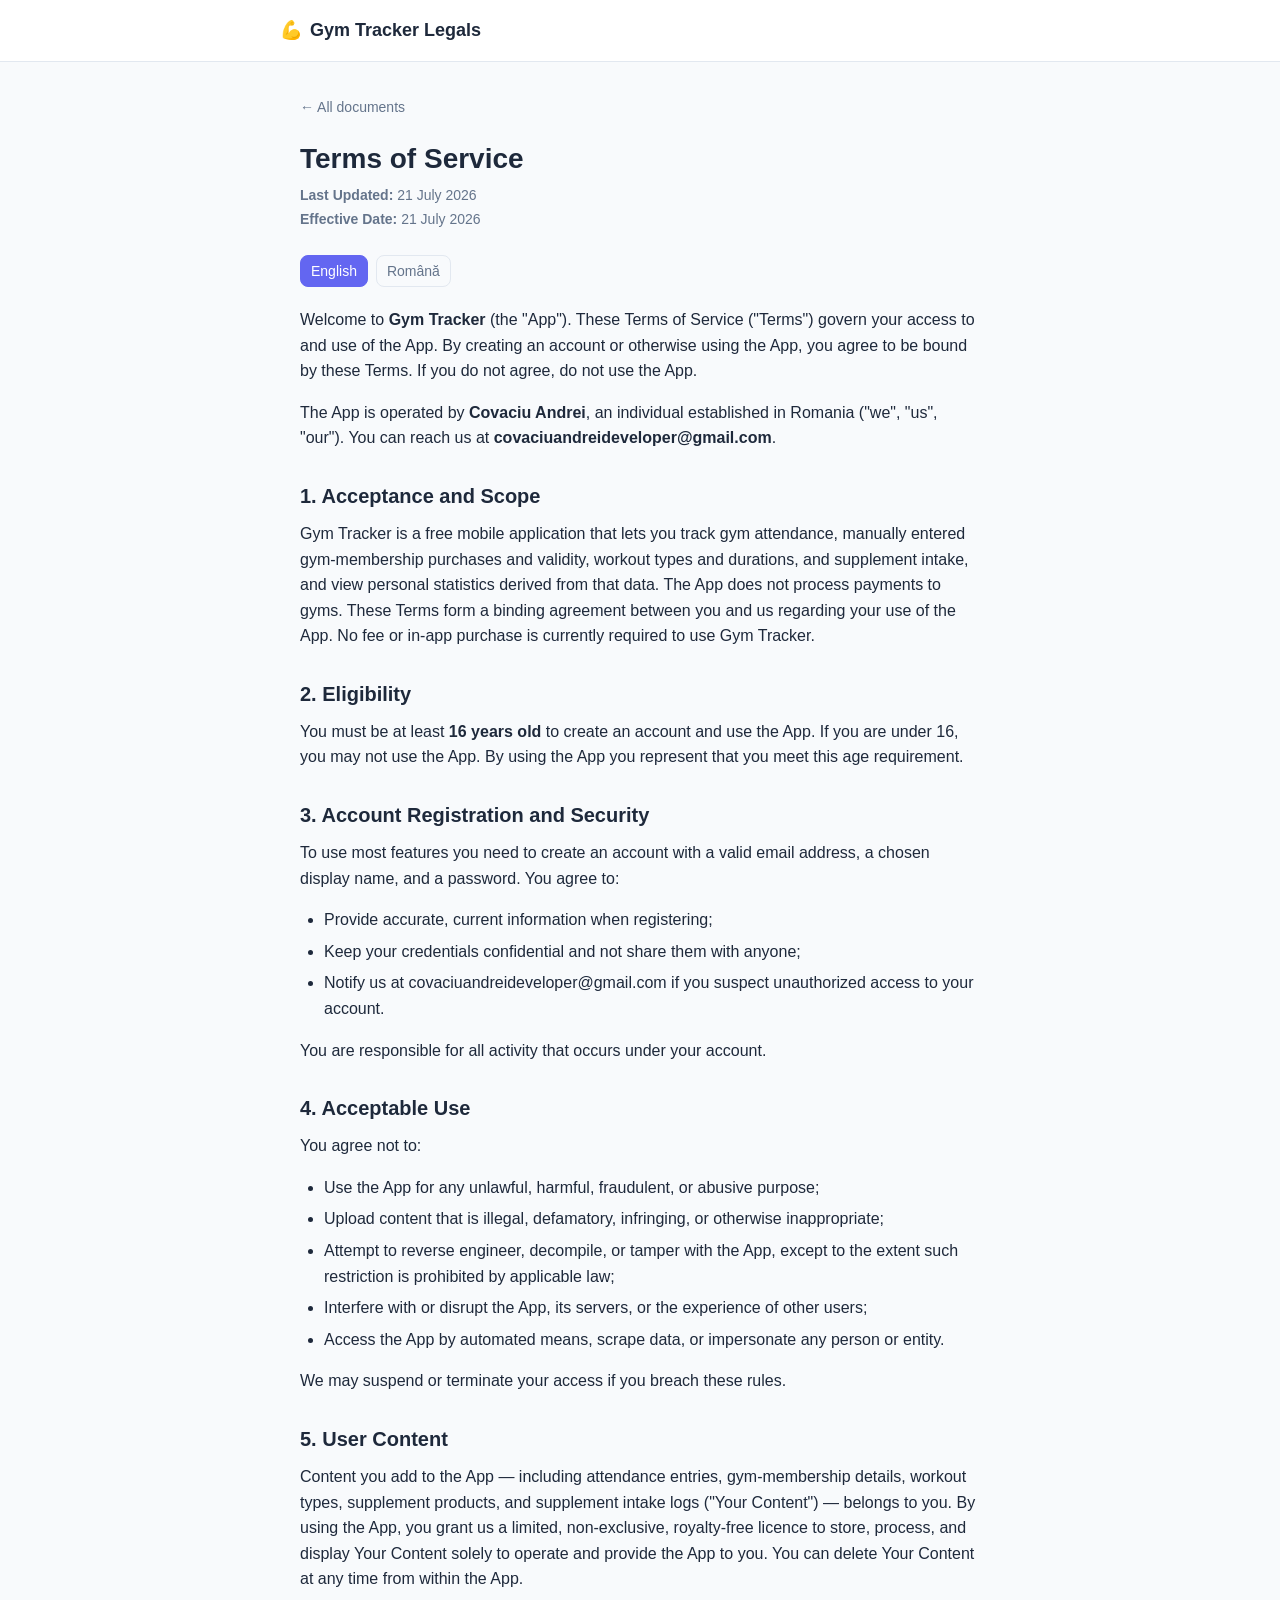
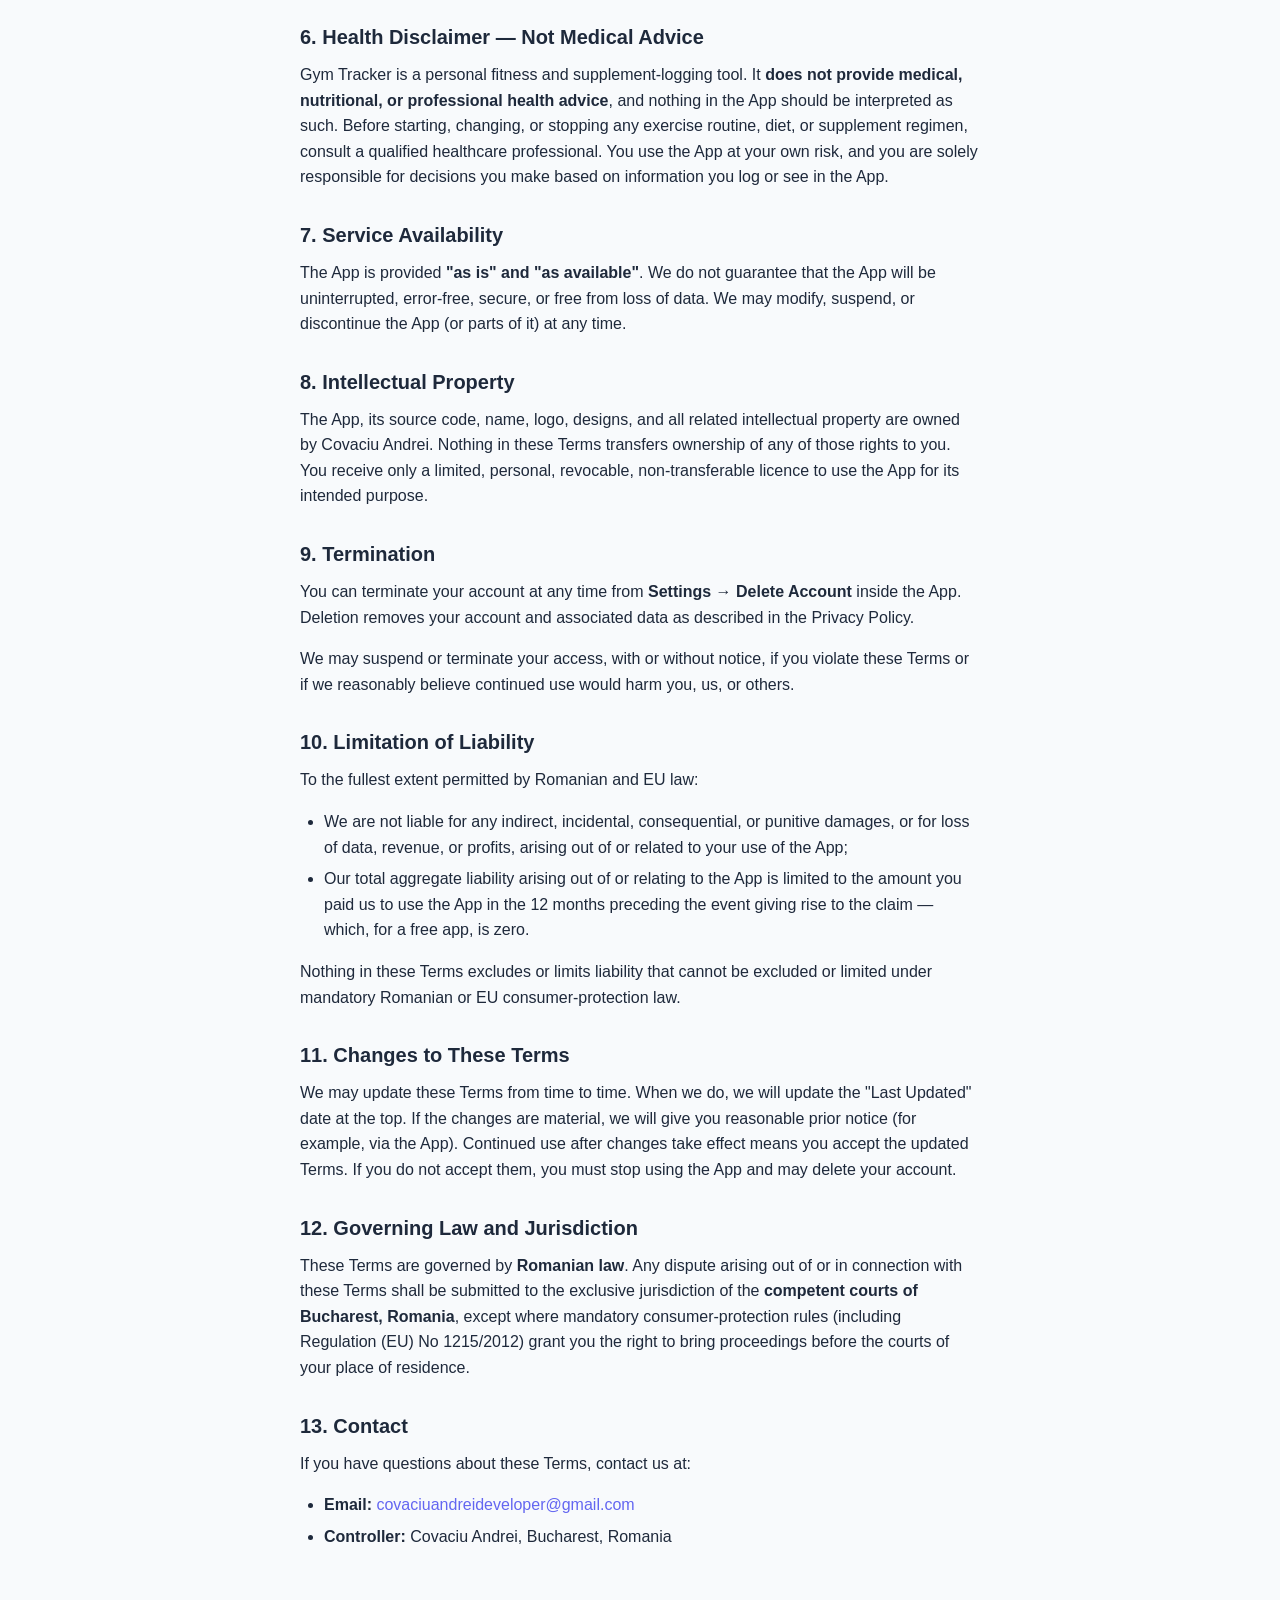
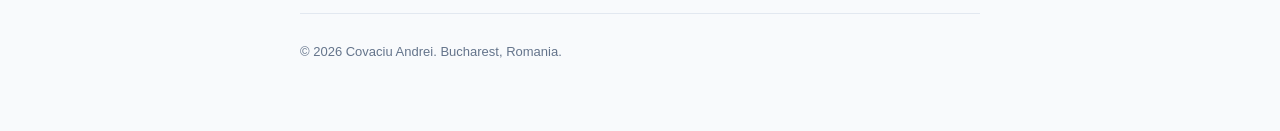
<file: legal/terms.html>
<!doctype html>
<html lang="en">
  <head>
    <meta charset="UTF-8" />
    <meta name="viewport" content="width=device-width, initial-scale=1.0" />
    <meta name="color-scheme" content="light dark" />
    <meta name="robots" content="index, follow" />
    <meta
      name="description"
      content="Terms of Service for the Gym Tracker mobile application. Available in English and Romanian."
    />
    <title>Terms of Service — Gym Tracker</title>
    <link rel="stylesheet" href="style.css" />
  </head>
  <body>
    <header class="site-header">
      <a href="index.html" class="brand">
        <span class="brand-accent">💪</span>
        <span>Gym Tracker Legals</span>
      </a>
    </header>

    <main>
      <a class="back-link" href="index.html" data-lang="en">← All documents</a>
      <a class="back-link" href="index.html" data-lang="ro">← Toate documentele</a>

      <!-- ═══════════════════════════════════════════════ ENGLISH ═══ -->
      <div data-lang="en">
        <h1>Terms of Service</h1>

        <div class="meta">
          <p><strong>Last Updated:</strong> 21 July 2026</p>
          <p><strong>Effective Date:</strong> 21 July 2026</p>
        </div>

        <div class="language-switch">
          <a class="active" href="terms?lang=en">English</a>
          <a href="terms?lang=ro">Română</a>
        </div>

        <p>
          Welcome to <strong>Gym Tracker</strong> (the "App"). These Terms of
          Service ("Terms") govern your access to and use of the App. By creating
          an account or otherwise using the App, you agree to be bound by these
          Terms. If you do not agree, do not use the App.
        </p>
        <p>
          The App is operated by <strong>Covaciu Andrei</strong>, an individual
          established in Romania ("we", "us", "our"). You can reach us at
          <strong>covaciuandreideveloper@gmail.com</strong>.
        </p>

        <h2>1. Acceptance and Scope</h2>
        <p>
          Gym Tracker is a free mobile application that lets you track gym
          attendance, manually entered gym-membership purchases and validity,
          workout types and durations, and supplement intake, and view personal
          statistics derived from that data. The App does not process payments
          to gyms. These Terms form a binding agreement between you and us
          regarding your use of the App. No fee or in-app purchase is currently
          required to use Gym Tracker.
        </p>

        <h2>2. Eligibility</h2>
        <p>
          You must be at least <strong>16 years old</strong> to create an account
          and use the App. If you are under 16, you may not use the App. By using
          the App you represent that you meet this age requirement.
        </p>

        <h2>3. Account Registration and Security</h2>
        <p>
          To use most features you need to create an account with a valid email
          address, a chosen display name, and a password. You agree to:
        </p>
        <ul>
          <li>Provide accurate, current information when registering;</li>
          <li>
            Keep your credentials confidential and not share them with anyone;
          </li>
          <li>
            Notify us at covaciuandreideveloper@gmail.com if you suspect unauthorized
            access to your account.
          </li>
        </ul>
        <p>
          You are responsible for all activity that occurs under your account.
        </p>

        <h2>4. Acceptable Use</h2>
        <p>You agree not to:</p>
        <ul>
          <li>
            Use the App for any unlawful, harmful, fraudulent, or abusive purpose;
          </li>
          <li>
            Upload content that is illegal, defamatory, infringing, or otherwise
            inappropriate;
          </li>
          <li>
            Attempt to reverse engineer, decompile, or tamper with the App, except
            to the extent such restriction is prohibited by applicable law;
          </li>
          <li>
            Interfere with or disrupt the App, its servers, or the experience of
            other users;
          </li>
          <li>
            Access the App by automated means, scrape data, or impersonate any
            person or entity.
          </li>
        </ul>
        <p>We may suspend or terminate your access if you breach these rules.</p>

        <h2>5. User Content</h2>
        <p>
          Content you add to the App — including attendance entries,
          gym-membership details, workout types, supplement products, and
          supplement intake logs ("Your Content") — belongs to you. By using the
          App, you grant us a limited,
          non-exclusive, royalty-free licence to store, process, and display Your
          Content solely to operate and provide the App to you. You can delete
          Your Content at any time from within the App.
        </p>

        <h2>6. Health Disclaimer — Not Medical Advice</h2>
        <p>
          Gym Tracker is a personal fitness and supplement-logging tool. It
          <strong
            >does not provide medical, nutritional, or professional health
            advice</strong
          >, and nothing in the App should be interpreted as such. Before
          starting, changing, or stopping any exercise routine, diet, or
          supplement regimen, consult a qualified healthcare professional. You use
          the App at your own risk, and you are solely responsible for decisions
          you make based on information you log or see in the App.
        </p>

        <h2>7. Service Availability</h2>
        <p>
          The App is provided <strong>"as is" and "as available"</strong>. We do
          not guarantee that the App will be uninterrupted, error-free, secure, or
          free from loss of data. We may modify, suspend, or discontinue the App
          (or parts of it) at any time.
        </p>

        <h2>8. Intellectual Property</h2>
        <p>
          The App, its source code, name, logo, designs, and all related
          intellectual property are owned by Covaciu Andrei. Nothing in these
          Terms transfers ownership of any of those rights to you. You receive
          only a limited, personal, revocable, non-transferable licence to use the
          App for its intended purpose.
        </p>

        <h2>9. Termination</h2>
        <p>
          You can terminate your account at any time from
          <strong>Settings → Delete Account</strong> inside the App. Deletion
          removes your account and associated data as described in the Privacy
          Policy.
        </p>
        <p>
          We may suspend or terminate your access, with or without notice, if you
          violate these Terms or if we reasonably believe continued use would harm
          you, us, or others.
        </p>

        <h2>10. Limitation of Liability</h2>
        <p>To the fullest extent permitted by Romanian and EU law:</p>
        <ul>
          <li>
            We are not liable for any indirect, incidental, consequential, or
            punitive damages, or for loss of data, revenue, or profits, arising
            out of or related to your use of the App;
          </li>
          <li>
            Our total aggregate liability arising out of or relating to the App is
            limited to the amount you paid us to use the App in the 12 months
            preceding the event giving rise to the claim — which, for a free app,
            is zero.
          </li>
        </ul>
        <p>
          Nothing in these Terms excludes or limits liability that cannot be
          excluded or limited under mandatory Romanian or EU consumer-protection
          law.
        </p>

        <h2>11. Changes to These Terms</h2>
        <p>
          We may update these Terms from time to time. When we do, we will update
          the "Last Updated" date at the top. If the changes are material, we will
          give you reasonable prior notice (for example, via the App). Continued
          use after changes take effect means you accept the updated Terms. If you
          do not accept them, you must stop using the App and may delete your
          account.
        </p>

        <h2>12. Governing Law and Jurisdiction</h2>
        <p>
          These Terms are governed by <strong>Romanian law</strong>. Any dispute
          arising out of or in connection with these Terms shall be submitted to
          the exclusive jurisdiction of the
          <strong>competent courts of Bucharest, Romania</strong>, except where
          mandatory consumer-protection rules (including Regulation (EU) No
          1215/2012) grant you the right to bring proceedings before the courts of
          your place of residence.
        </p>

        <h2>13. Contact</h2>
        <p>If you have questions about these Terms, contact us at:</p>
        <ul>
          <li>
            <strong>Email:</strong>
            <a href="mailto:covaciuandreideveloper@gmail.com"
              >covaciuandreideveloper@gmail.com</a
            >
          </li>
          <li><strong>Controller:</strong> Covaciu Andrei, Bucharest, Romania</li>
        </ul>
      </div>

      <!-- ═══════════════════════════════════════════════ ROMÂNĂ ═══ -->
      <div data-lang="ro">
        <h1>Termeni și Condiții</h1>

        <div class="meta">
          <p><strong>Ultima actualizare:</strong> 21 iulie 2026</p>
          <p><strong>Data intrării în vigoare:</strong> 21 iulie 2026</p>
        </div>

        <div class="language-switch">
          <a href="terms?lang=en">English</a>
          <a class="active" href="terms?lang=ro">Română</a>
        </div>

        <p>
          Bine ai venit la <strong>Gym Tracker</strong> (denumită în continuare
          „Aplicația"). Prezenții Termeni și Condiții („Termenii") reglementează
          accesul tău la Aplicație și modul în care o folosești. Prin crearea unui
          cont sau prin utilizarea Aplicației, ești de acord să respecți acești
          Termeni. Dacă nu ești de acord, te rugăm să nu folosești Aplicația.
        </p>
        <p>
          Aplicația este operată de <strong>Covaciu Andrei</strong>, persoană
          fizică cu domiciliul în România („noi"). Ne poți contacta la
          <strong>covaciuandreideveloper@gmail.com</strong>.
        </p>

        <h2>1. Acceptare și scop</h2>
        <p>
          Gym Tracker este o aplicație mobilă gratuită care îți permite să
          urmărești prezența la sală, plățile și valabilitatea abonamentelor la
          sală introduse manual, tipul și durata antrenamentelor, precum și
          administrarea de suplimente, și să vizualizezi statistici personale pe
          baza acestor date. Aplicația nu procesează plăți către săli. Acești
          Termeni formează un acord între tine și noi privind utilizarea
          Aplicației. În prezent nu se percepe niciun tarif sau achiziție în
          aplicație pentru utilizarea Gym Tracker.
        </p>

        <h2>2. Eligibilitate</h2>
        <p>
          Trebuie să ai cel puțin <strong>16 ani</strong> pentru a-ți crea un cont
          și a folosi Aplicația. Dacă ai sub 16 ani, nu ai voie să folosești
          Aplicația. Prin utilizarea Aplicației declari că îndeplinești această
          condiție de vârstă.
        </p>

        <h2>3. Înregistrare și securitatea contului</h2>
        <p>
          Pentru a folosi majoritatea funcționalităților trebuie să-ți creezi un
          cont cu o adresă de email validă, un nume afișat ales de tine și o
          parolă. Ești de acord:
        </p>
        <ul>
          <li>Să furnizezi informații corecte și actuale la înregistrare;</li>
          <li>
            Să păstrezi confidențialitatea datelor de autentificare și să nu le
            dezvălui altcuiva;
          </li>
          <li>
            Să ne anunți la covaciuandreideveloper@gmail.com dacă suspectezi un acces
            neautorizat la contul tău.
          </li>
        </ul>
        <p>
          Ești responsabil pentru toate activitățile desfășurate din contul tău.
        </p>

        <h2>4. Utilizare acceptabilă</h2>
        <p>Te angajezi să nu:</p>
        <ul>
          <li>
            Folosești Aplicația în scopuri ilegale, dăunătoare, frauduloase sau
            abuzive;
          </li>
          <li>
            Încarci conținut ilegal, defăimător, care încalcă drepturi ori este
            inadecvat în alt mod;
          </li>
          <li>
            Încerci să decompilezi, să faci inginerie inversă sau să modifici
            Aplicația, cu excepția cazurilor în care legea permite expres acest
            lucru;
          </li>
          <li>
            Perturbi funcționarea Aplicației, a serverelor sau experiența altor
            utilizatori;
          </li>
          <li>
            Accesezi Aplicația prin mijloace automate, să extragi date (scraping)
            sau să te dai drept altă persoană.
          </li>
        </ul>
        <p>Putem suspenda sau închide contul tău dacă încalci aceste reguli.</p>

        <h2>5. Conținutul utilizatorului</h2>
        <p>
          Conținutul pe care îl adaugi în Aplicație — inclusiv prezențele la sală,
          detaliile abonamentelor la sală, tipurile de antrenament, produsele de
          suplimente și înregistrările de aport de suplimente („Conținutul tău")
          — îți aparține. Prin utilizarea Aplicației ne acorzi o licență limitată,
          neexclusivă, fără redevență,
          pentru a stoca, procesa și afișa Conținutul tău exclusiv în scopul
          operării și furnizării Aplicației către tine. Poți șterge Conținutul tău
          oricând, direct din Aplicație.
        </p>

        <h2>6. Aviz medical — nu constituie sfat medical</h2>
        <p>
          Gym Tracker este un instrument personal de urmărire a antrenamentelor și
          suplimentelor.
          <strong
            >Nu oferă sfaturi medicale, nutriționale sau profesionale de
            sănătate</strong
          >, iar nimic din Aplicație nu trebuie interpretat astfel. Înainte de a
          începe, schimba sau opri o rutină de exerciții, o dietă sau un regim de
          suplimente, consultă un profesionist calificat din domeniul sănătății.
          Folosești Aplicația pe propria răspundere și ești singurul responsabil
          pentru deciziile luate pe baza informațiilor afișate sau înregistrate în
          Aplicație.
        </p>

        <h2>7. Disponibilitatea serviciului</h2>
        <p>
          Aplicația este furnizată
          <strong>„ca atare" și „în funcție de disponibilitate"</strong>. Nu
          garantăm că Aplicația va funcționa fără întreruperi, erori, în condiții
          de securitate absolută sau fără pierderi de date. Putem modifica,
          suspenda sau înceta Aplicația (sau părți ale acesteia) oricând.
        </p>

        <h2>8. Proprietate intelectuală</h2>
        <p>
          Aplicația, codul sursă, numele, sigla, designul și toate drepturile de
          proprietate intelectuală aferente aparțin lui Covaciu Andrei. Nimic din
          acești Termeni nu transferă către tine vreun astfel de drept. Primești
          doar o licență limitată, personală, revocabilă și netransferabilă de a
          folosi Aplicația în scopul pentru care a fost creată.
        </p>

        <h2>9. Încetare</h2>
        <p>
          Poți înceta oricând utilizarea contului, din
          <strong>Setări → Ștergere cont</strong>, în Aplicație. Ștergerea
          contului elimină contul și datele asociate conform Politicii de
          confidențialitate.
        </p>
        <p>
          Putem suspenda sau închide accesul tău, cu sau fără notificare
          prealabilă, dacă încalci acești Termeni sau dacă avem motive rezonabile
          să credem că utilizarea continuă ar produce prejudicii ție, nouă sau
          altor persoane.
        </p>

        <h2>10. Limitarea răspunderii</h2>
        <p>În măsura maximă permisă de legea română și a UE:</p>
        <ul>
          <li>
            Nu suntem răspunzători pentru prejudicii indirecte, incidentale,
            colaterale sau punitive, sau pentru pierderi de date, venituri ori
            profit care decurg din sau sunt legate de utilizarea Aplicației;
          </li>
          <li>
            Răspunderea noastră totală, cumulată, pentru orice pretenție legată de
            Aplicație este limitată la suma pe care ne-ai plătit-o în cele 12 luni
            anterioare evenimentului care a dat naștere pretenției — sumă care,
            pentru o aplicație gratuită, este zero.
          </li>
        </ul>
        <p>
          Nimic din acești Termeni nu exclude sau limitează răspunderea care nu
          poate fi exclusă sau limitată conform normelor imperative de protecție a
          consumatorului din dreptul român sau european.
        </p>

        <h2>11. Modificări ale Termenilor</h2>
        <p>
          Putem actualiza acești Termeni periodic. Când o facem, vom actualiza
          data de la „Ultima actualizare" din partea de sus. Dacă modificările
          sunt semnificative, te vom anunța în mod rezonabil în avans (de exemplu,
          prin Aplicație). Continuarea utilizării după intrarea în vigoare a
          modificărilor înseamnă că le accepți. Dacă nu le accepți, trebuie să
          încetezi utilizarea Aplicației și îți poți șterge contul.
        </p>

        <h2>12. Legea aplicabilă și jurisdicția</h2>
        <p>
          Acești Termeni sunt guvernați de <strong>legea română</strong>. Orice
          litigiu care decurge din sau în legătură cu acești Termeni va fi
          soluționat de
          <strong>instanțele competente din București, România</strong>, cu
          excepția situațiilor în care normele imperative de protecție a
          consumatorilor (inclusiv Regulamentul (UE) nr. 1215/2012) îți acordă
          dreptul de a introduce acțiunea în fața instanțelor de la domiciliul
          tău.
        </p>

        <h2>13. Contact</h2>
        <p>Pentru întrebări legate de acești Termeni, ne poți contacta la:</p>
        <ul>
          <li>
            <strong>Email:</strong>
            <a href="mailto:covaciuandreideveloper@gmail.com"
              >covaciuandreideveloper@gmail.com</a
            >
          </li>
          <li><strong>Operator:</strong> Covaciu Andrei, București, România</li>
        </ul>
      </div>

      <footer>
        <p data-lang="en">© 2026 Covaciu Andrei. Bucharest, Romania.</p>
        <p data-lang="ro">© 2026 Covaciu Andrei. București, România.</p>
      </footer>
    </main>

    <script>
      (function () {
        var lang =
          new URLSearchParams(window.location.search).get("lang") || "en";
        if (lang !== "en" && lang !== "ro") lang = "en";
        document.documentElement.lang = lang;
        var blocks = document.querySelectorAll("[data-lang]");
        for (var i = 0; i < blocks.length; i++) {
          blocks[i].classList.toggle(
            "lang-hidden",
            blocks[i].getAttribute("data-lang") !== lang,
          );
        }
      })();
    </script>
  </body>
</html>
</file>
<file: legal/style.css>
:root {
  --primary: #6366f1;
  --primary-dark: #4f46e5;
  --bg: #f8fafc;
  --surface: #ffffff;
  --text: #1e293b;
  --text-muted: #64748b;
  --border: #e2e8f0;
  --code-bg: #f1f5f9;
}

@media (prefers-color-scheme: dark) {
  :root {
    --bg: #0f172a;
    --surface: #1e293b;
    --text: #f1f5f9;
    --text-muted: #94a3b8;
    --border: #334155;
    --code-bg: #334155;
  }
}

* {
  box-sizing: border-box;
}

html {
  -webkit-text-size-adjust: 100%;
}

body {
  margin: 0;
  padding: 0;
  font-family: -apple-system, BlinkMacSystemFont, "Segoe UI", Roboto, Oxygen,
    Ubuntu, Cantarell, "Helvetica Neue", sans-serif;
  font-size: 16px;
  line-height: 1.6;
  color: var(--text);
  background-color: var(--bg);
  -webkit-font-smoothing: antialiased;
  -moz-osx-font-smoothing: grayscale;
}

main {
  max-width: 720px;
  margin: 0 auto;
  padding: 32px 20px 64px;
}

header.site-header {
  padding: 16px 20px;
  border-bottom: 1px solid var(--border);
  background-color: var(--surface);
}

header.site-header .brand {
  max-width: 720px;
  margin: 0 auto;
  font-weight: 700;
  font-size: 18px;
  color: var(--text);
  text-decoration: none;
  display: flex;
  align-items: center;
  gap: 8px;
}

header.site-header .brand-accent {
  color: var(--primary);
}

h1 {
  font-size: 28px;
  font-weight: 700;
  margin: 0 0 8px;
  color: var(--text);
  line-height: 1.2;
}

h2 {
  font-size: 20px;
  font-weight: 600;
  margin: 32px 0 12px;
  color: var(--text);
  line-height: 1.3;
}

h3 {
  font-size: 17px;
  font-weight: 600;
  margin: 20px 0 8px;
  color: var(--text);
}

p {
  margin: 0 0 16px;
}

ul,
ol {
  margin: 0 0 16px;
  padding-left: 24px;
}

li {
  margin-bottom: 6px;
}

a {
  color: var(--primary);
  text-decoration: none;
}

a:hover,
a:focus {
  color: var(--primary-dark);
  text-decoration: underline;
}

strong {
  font-weight: 600;
}

.meta {
  color: var(--text-muted);
  font-size: 14px;
  margin-bottom: 24px;
}

.meta p {
  margin: 2px 0;
}

.language-switch {
  display: inline-flex;
  gap: 8px;
  margin-bottom: 20px;
  font-size: 14px;
}

.language-switch a {
  padding: 4px 10px;
  border: 1px solid var(--border);
  border-radius: 8px;
  color: var(--text-muted);
}

.language-switch a.active {
  background-color: var(--primary);
  color: #ffffff;
  border-color: var(--primary);
}

.language-switch a:hover:not(.active) {
  color: var(--primary);
  border-color: var(--primary);
  text-decoration: none;
}

/* Bilingual toggle: hide inactive language blocks */
.lang-hidden {
  display: none !important;
}

.back-link {
  display: inline-block;
  margin-bottom: 24px;
  font-size: 14px;
  color: var(--text-muted);
}

.back-link:hover {
  color: var(--primary);
}

table {
  width: 100%;
  border-collapse: collapse;
  margin: 0 0 16px;
  font-size: 14px;
  overflow-x: auto;
  display: block;
}

@media (min-width: 520px) {
  table {
    display: table;
  }
}

th,
td {
  border: 1px solid var(--border);
  padding: 8px 12px;
  text-align: left;
  vertical-align: top;
}

th {
  background-color: var(--code-bg);
  font-weight: 600;
}

hr {
  border: 0;
  border-top: 1px solid var(--border);
  margin: 32px 0;
}

footer {
  margin-top: 64px;
  padding-top: 24px;
  border-top: 1px solid var(--border);
  font-size: 13px;
  color: var(--text-muted);
}

footer p {
  margin: 4px 0;
}

/* Landing page card grid */
.card-grid {
  display: grid;
  gap: 16px;
  margin: 24px 0;
}

@media (min-width: 520px) {
  .card-grid {
    grid-template-columns: 1fr 1fr;
  }
}

@media (min-width: 720px) {
  .card-grid--three {
    grid-template-columns: 1fr 1fr 1fr;
  }
}

.card {
  display: block;
  padding: 20px;
  background-color: var(--surface);
  border: 1px solid var(--border);
  border-radius: 16px;
  color: var(--text);
  text-decoration: none;
  transition: border-color 0.15s ease, transform 0.15s ease;
}

.card:hover {
  border-color: var(--primary);
  transform: translateY(-2px);
  text-decoration: none;
}

.card h3 {
  margin: 0 0 4px;
  color: var(--primary);
  font-size: 16px;
}

.card p {
  margin: 0;
  font-size: 14px;
  color: var(--text-muted);
}
</file>
